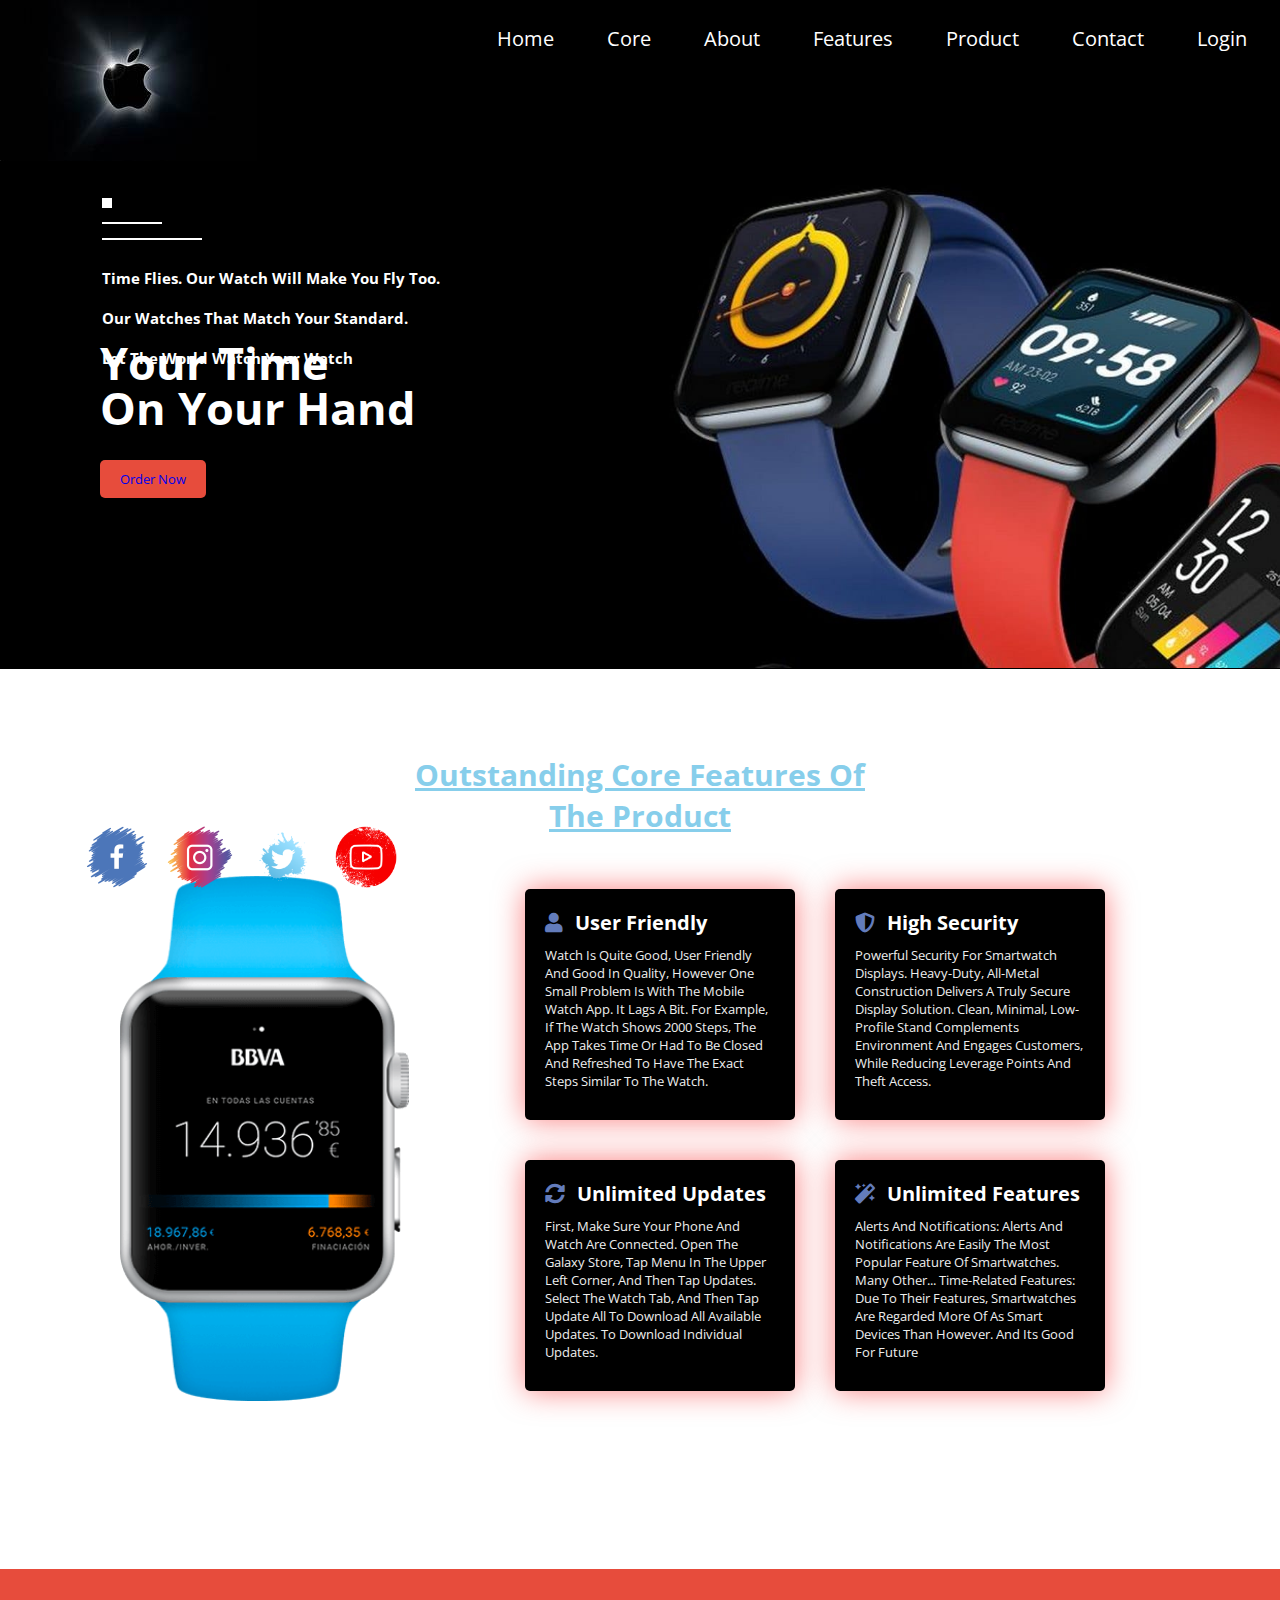
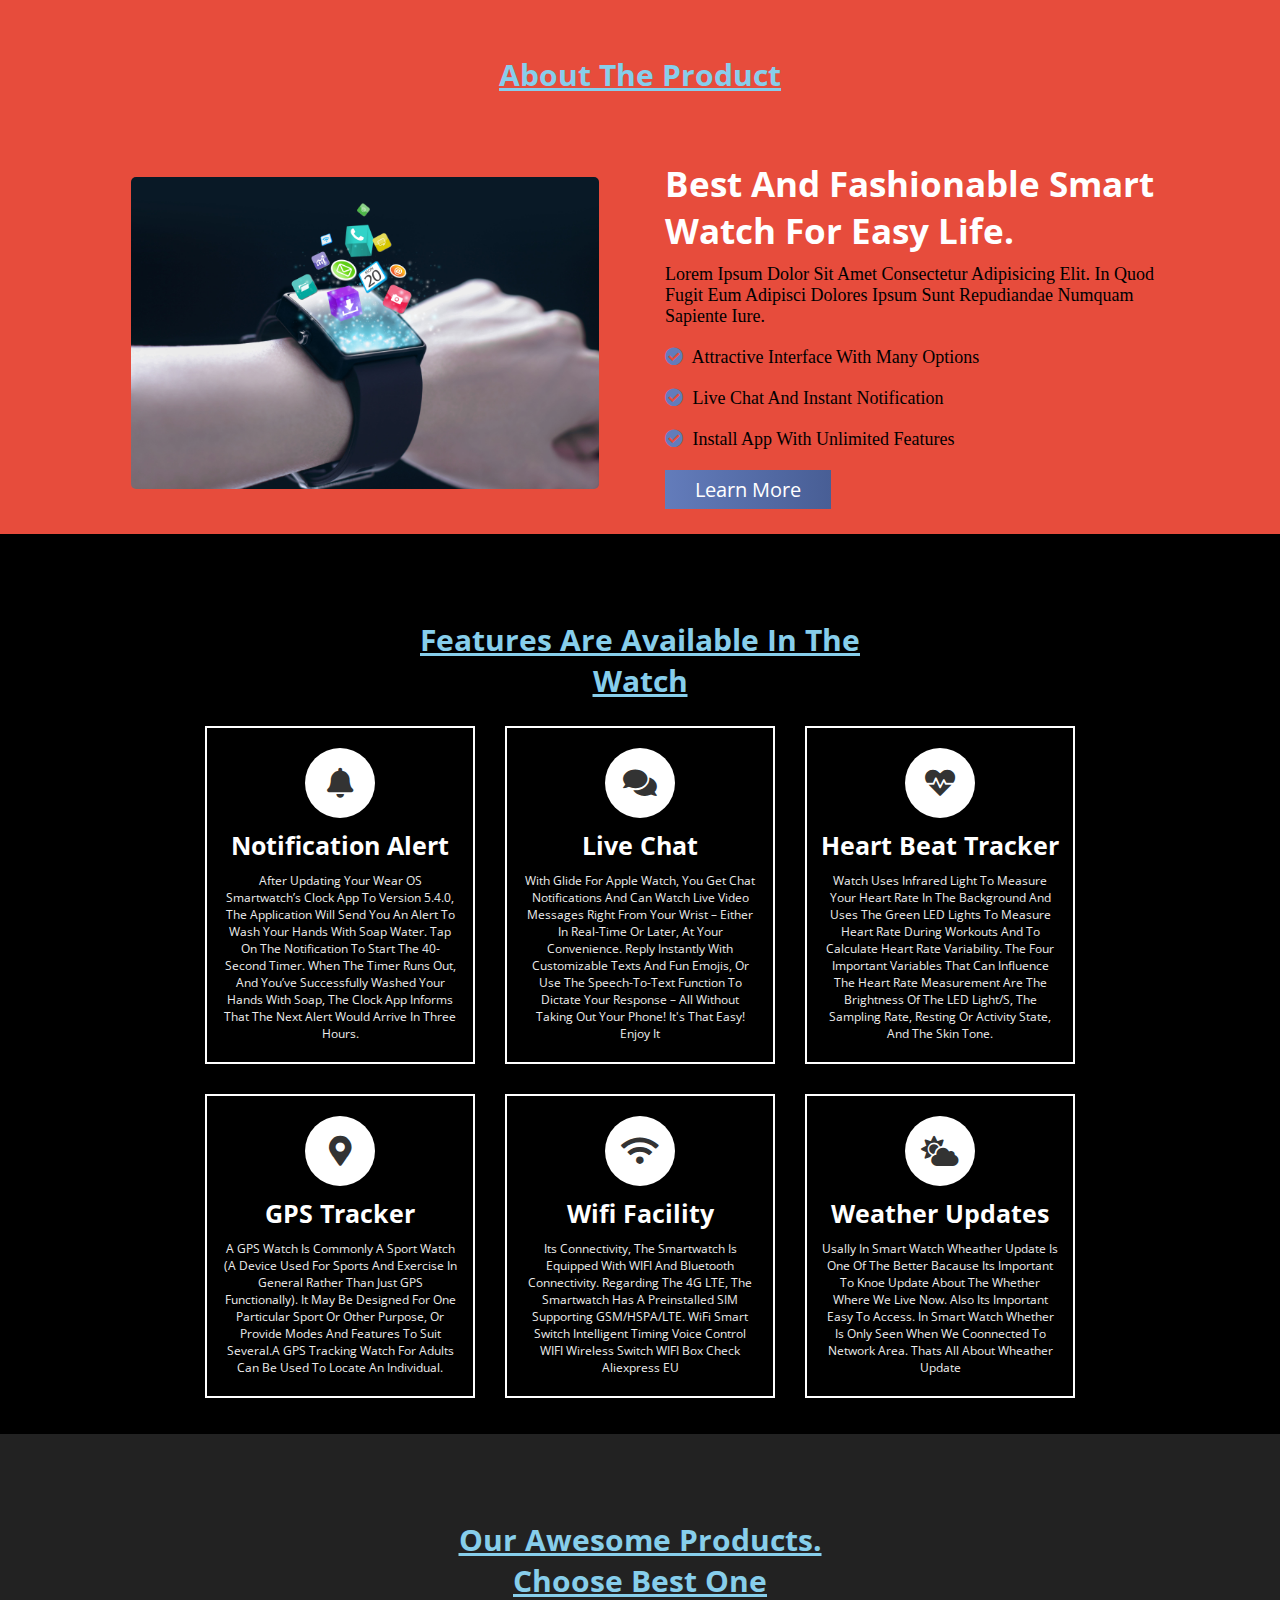
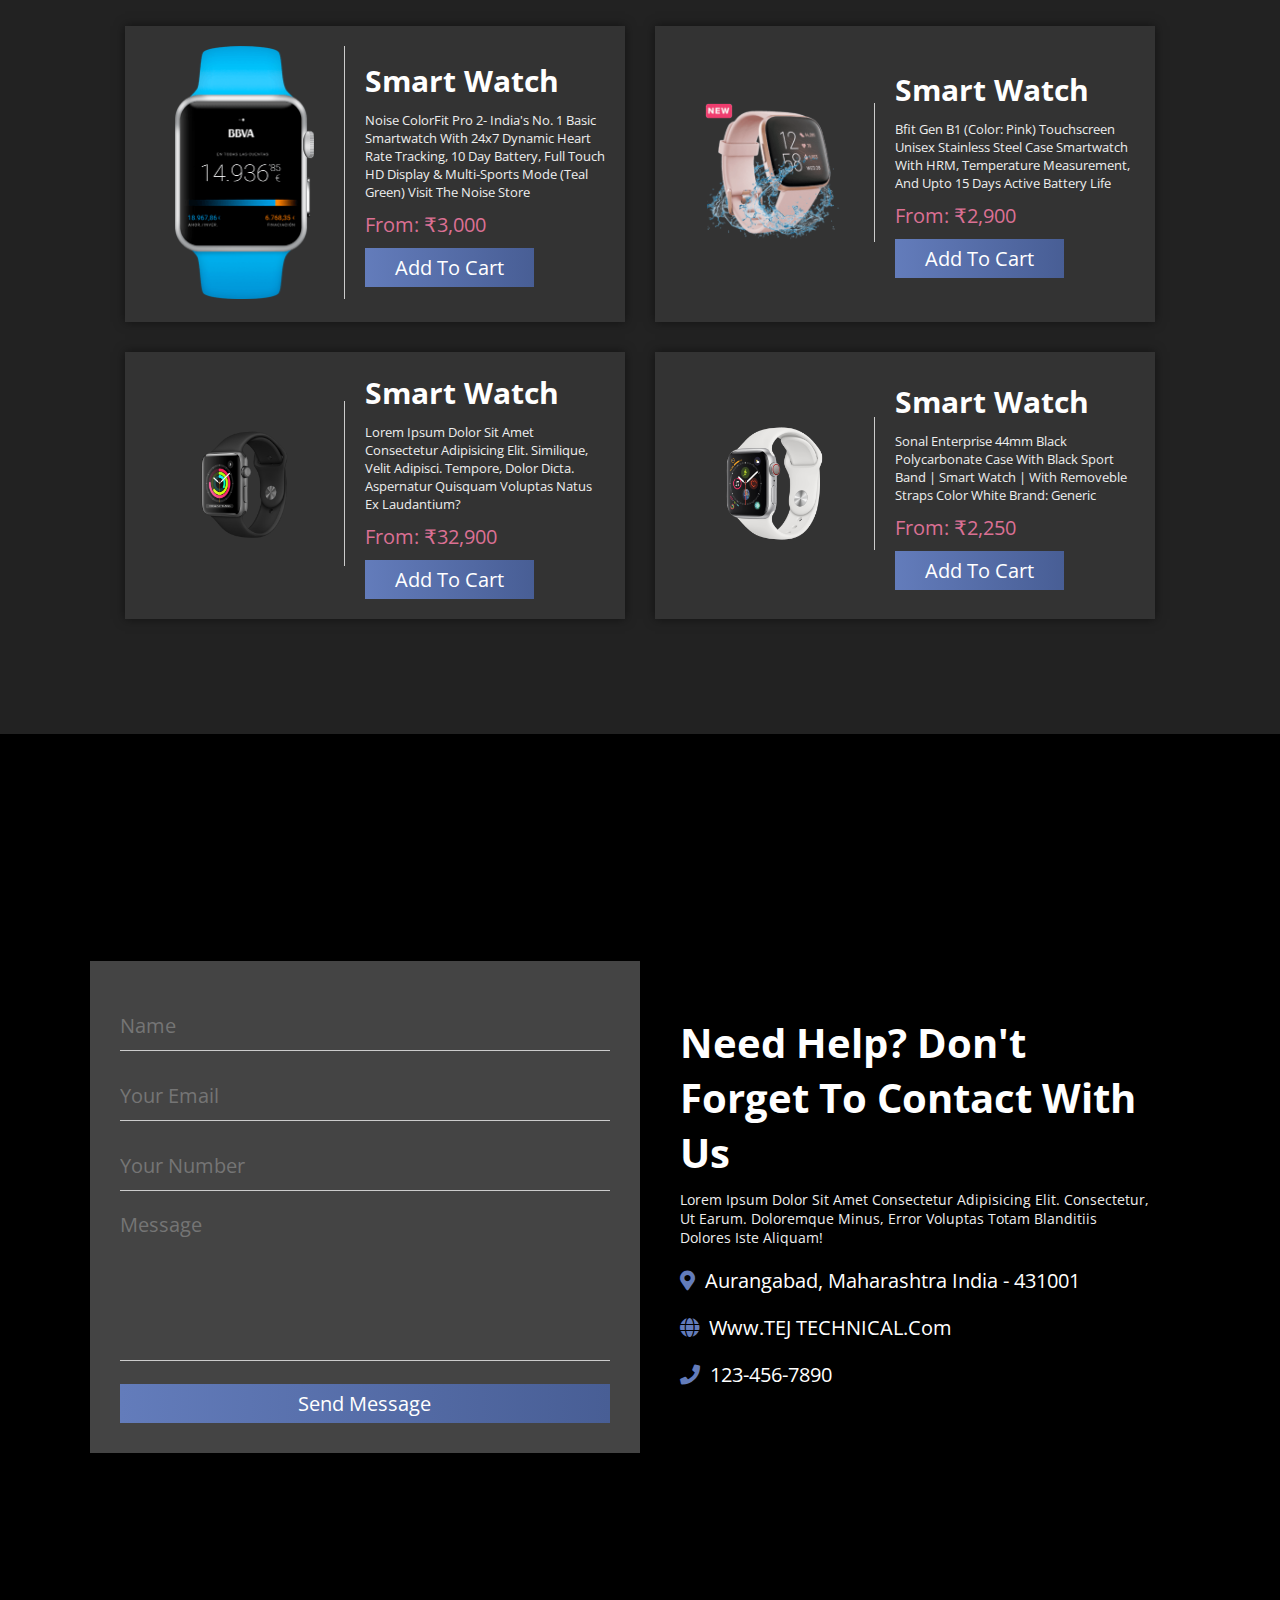
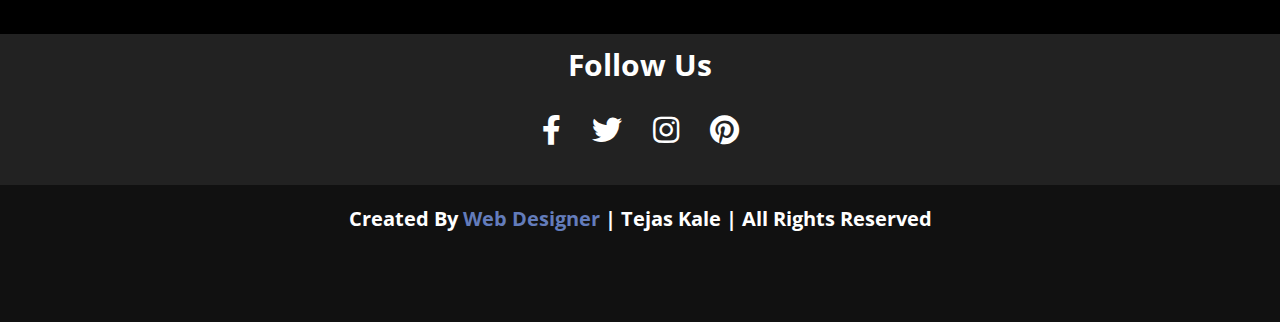
<file: SmartWatch Project/html/index.html>
<!DOCTYPE html>
<html lang="en">

    <meta charset="UTF-8">
    <meta http-equiv="X-UA-Compatible" content="IE=edge">
    <meta name="viewport" content="width=device-width, initial-scale=1.0">
    <title>Animated landing page website</title>

    <!--google fonts cdn link-->
      <link rel="preconnect" href="https://fonts.gstatic.com">
      <link href="https://fonts.googleapis.com/css2?family=Open+Sans:wght@300;400;600&display=swap" rel="stylesheet">
   
    <!-- font awesome cdn link -->
      <link rel="stylesheet" href="https://cdnjs.cloudflare.com/ajax/libs/font-awesome/5.15.3/css/all.min.css">
     <link rel="stylesheet" href="index.css">
    <!--header section starts-->

    <header>
        
        <nav>
            <a class="menu">
                <img src="../images/logo7.jpg">
            </a>
            <div class="navbar">
                <ul>
                    <li><a class="active" href="#home">home</a></li>
                    <li><a href="#core">core</a></li>
                    <li><a href="#about">about</a></li>
                    <li><a href="#features">features</a></li>
                    <li><a href="#product">product</a></li>
                    <li><a href="#contact">contact</a></li>
                    <li><a href="http://127.0.0.1:5501/html/login.html">login</a></li>
                 </ul>
            </div>
        </nav>
        <div class="line">
            <div class="box1"></div><br>
            <div class="box2"></div><br>
            <div class="box3"></div><br><br>
            <h2>Time flies. Our watch will make you fly too. <br><br>
                Our watches that match your standard. <br><br>
                Let the world watch your watch <br></h2> <br>
                
        </div>

        <div class="container">
            <div class="left">
                <h1>Your Time<br>On Your Hand</h1>
                <button> <a href="https://www.amazon.in/smart-watches/b?node=5605728031">order now</a></button>
            </div>
            <div class="right">
                <img src="../images/img1.jpg">
             </div>
        </div>
        <div class="s-icon">
            <img src="../images/logo3.png">
            <img src="../images/logo2.png">
            <img src="../images/logo4.png">
            <img src="../images/logo5.png"> 
        </div>
    </header>
    <!--header section end-->
    <!-- home section ends -->

<!-- core features section starts  -->

<section class="core" id="core">

    <h1 class="heading">Outstanding Core Features of The Product</h1>
    
    <div class="row">
    
        <div class="image">
            <img src="../images/w8.png" alt="">
        </div>
    
        <div class="box-container">
    
            <div class="box">
                <h3> <i class="fas fa-user"></i> user friendly </h3>
                <p>Watch is quite good, user friendly and good in quality, however one small problem is with the mobile watch app. It lags a bit. For example, if the watch shows 2000 steps, 
                    the app takes time or had to be closed and refreshed to have the exact steps similar to the watch.</p>
            </div>
    
            <div class="box">
                <h3> <i class="fas fa-shield-alt"></i> high security </h3>
                <p>Powerful security for smartwatch displays. Heavy-duty, all-metal construction delivers a truly secure display solution. Clean, minimal, low-profile stand complements environment and engages customers,
                     while reducing leverage points and theft access.</p>
            </div>
    
            <div class="box">
                <h3> <i class="fas fa-sync-alt"></i> unlimited updates </h3>
                <p>First, make sure your phone and watch are connected. Open the Galaxy Store, tap Menu in the upper left corner, and then tap Updates. Select the Watch tab, and then tap Update all to download all available updates.
                     To download individual updates.</p>
            </div>
    
            <div class="box">
                <h3> <i class="fas fa-magic"></i> unlimited features </h3>
                <p>Alerts and notifications: Alerts and notifications are easily the most popular feature of smartwatches. Many other...
                    Time-related features: Due to their features, smartwatches are regarded more of as smart devices than However. And its good for future </p>
            </div>
    
        </div>
    
    </div>
    
    </section>
    
    <!-- core features section ends -->
    
    <!-- about section starts  -->

<section class="about" id="about">

    <h1 class="heading">about the product</h1>
    
    <div class="row">
    
        <div class="image">
            <img src="../images/img2.jpg" alt="">
        </div>
    
        <div class="content">
            <h3>Best and Fashionable Smart Watch For Easy Life.</h3>
            <p>Lorem ipsum dolor sit amet consectetur adipisicing elit. In quod fugit eum adipisci dolores ipsum sunt repudiandae numquam sapiente iure.</p>
            <p> <i class="fas fa-check-circle"></i> Attractive Interface with Many Options </p>
            <p> <i class="fas fa-check-circle"></i> Live Chat and Instant Notification </p>
            <p> <i class="fas fa-check-circle"></i> Install App with Unlimited Features </p>
            <a href="https://www.engadget.com/tag/smartwatch/"><button class="btn">learn more</button></a>
        </div>
    
    </div>
    
    </section>
    
    <!-- about section ends -->
    
    <!-- features section starts  -->
    
    <section class="features" id="features">
    
    <h1 class="heading">Features are Available in The Watch</h1>
    
    <div class="box-container">
    
        <div class="box">
            <i class="fas fa-bell"></i>
            <h3>Notification alert</h3>
            <p>After updating your Wear OS smartwatch’s Clock app to version 5.4.0, the application will send you an alert to wash your hands with soap water. Tap on the notification to start the 40-second timer. When the timer runs out, and you’ve successfully washed your hands with soap, the Clock app informs that the next alert would arrive in three hours.

            </p>
        </div>
    
        <div class="box">
            <i class="fas fa-comments"></i>
            <h3>live chat</h3>
            <p>With Glide for Apple Watch, you get chat notifications and can watch live video messages right from your wrist – either in real-time or later, at your convenience. Reply instantly with customizable texts and fun emojis, 
                or use the speech-to-text function to dictate your response – all without taking out your phone! It's that easy! Enjoy it</p>
        </div>
    
        <div class="box">
            <i class="fas fa-heartbeat"></i>
            <h3>heart beat tracker</h3>
            <p> Watch uses infrared light to measure your heart rate in the background and uses the green LED lights to measure heart rate during workouts and to calculate Heart rate variability. The four important variables that can influence the heart rate measurement are the brightness of the LED light/s, the sampling rate, resting or activity state, and the skin tone.

 
                </p>
        </div>
    
        <div class="box">
            <i class="fas fa-map-marker-alt"></i>
            <h3>GPS tracker</h3>
            <p>A GPS watch is commonly a sport watch (a device used for sports and exercise in general rather than just GPS functionally). It may be designed for one particular sport or other purpose, or provide modes and features to suit several.a GPS tracking watch for adults can be used to locate an individual.</p>
        </div>
    
        <div class="box">
            <i class="fas fa-wifi"></i>
            <h3>wifi facility</h3>
            <p> its connectivity, the smartwatch is equipped with WIFI and Bluetooth connectivity. 
                Regarding the 4G LTE, the smartwatch has a preinstalled SIM supporting GSM/HSPA/LTE.
                WiFi smart switch Intelligent timing voice control WIFI wireless switch WIFI box check Aliexpress EU</p>
        </div>
    
        <div class="box">
            <i class="fas fa-cloud-sun"></i>
            <h3>weather updates</h3>
            <p>Usally in smart watch wheather update is one of the better bacause its important to knoe update about the whether where we live now. Also its important easy to access.
                in smart watch whether is only seen when we coonnected to network area.
            thats all about wheather update </p>
        </div>
    
    </div>
    
    </section>
    
    <!-- features section ends -->
    
    <!-- product section starts  -->
    
    <section class="product" id="product">
    
    <h1 class="heading">Our Awesome Products. Choose Best One</h1>
    
    <div class="box-container">
    
        <div class="box">
            <div class="image">
                <img src="../images/w8.png" alt="">
            </div>
            <div class="content">
                <h3>smart Watch</h3>
                <p>Noise ColorFit Pro 2- India's No. 1 Basic Smartwatch with 24x7 Dynamic Heart Rate Tracking, 10 Day Battery, Full Touch HD Display & Multi-Sports Mode (Teal Green)
                    Visit the Noise Store</p>
                <div class="price">From: ₹3,000</div>
                <a href="https://www.amazon.in/Noise-Colorfit-Pro-Touch-Control/dp/B07YY8LDHZ/ref=sr_1_6?dchild=1&keywords=smart+watch&qid=1623390292&sr=8-6"><button class="btn">add to cart</button></a>
            </div>
        </div>
    
        <div class="box">
            <div class="image">
                <img src="../images/w7.png" alt="">
            </div>
            <div class="content">
                <h3>smart Watch</h3>
                <p>Bfit Gen B1 (Color: Pink) Touchscreen Unisex stainless steel case smartwatch with HRM, Temperature measurement, and upto 15 days active battery life</p>
                <div class="price">From: ₹2,900</div>
                <a href="https://www.amazon.in/Bfit-Gen-Color-Touchscreen-Temperature/dp/B08P5VM5LZ/ref=sr_1_9?dchild=1&keywords=smart+watch+pink&qid=1623390663&sr=8-9"><button class="btn">add to cart</button></a>
            </div>
        </div>
    
        <div class="box">
            <div class="image">
                <img src="../images/w6.png" alt="">
            </div>
            <div class="content">
                <h3>smart Watch</h3>
                <p>Lorem ipsum dolor sit amet consectetur adipisicing elit. Similique, velit adipisci. Tempore, dolor dicta. Aspernatur quisquam voluptas natus ex laudantium?</p>
                <div class="price">From: ₹32,900</div>
                <a href="https://www.amazon.in/dp/B075RB1D44/ref=fs_a_ip_5"><button class="btn">add to cart</button></a>
            </div>
        </div>
    
        <div class="box">
            <div class="image">
                <img src="../images/w5.png" alt="">
            </div>
            <div class="content">
                <h3>smart Watch</h3>
                <p>Sonal Enterprise 44mm Black Polycarbonate Case with Black Sport Band | Smart Watch | with Removeble Straps Color White
                    Brand: Generic</p>
                <div class="price">From: ₹2,250
                </div>
                <a href="https://www.amazon.in/Sonal-Enterprise-Polycarbonate-Removeble-Straps/dp/B095M8MK2N/ref=sr_1_7?dchild=1&keywords=smart+watch+white&qid=1623390820&sr=8-7"><button class="btn">add to cart</button></a>
            </div>
        </div>
    
    </div>
    
    </section>
    
    <!-- product section ends -->
    
    <!-- contact section starts  -->
    
    <section class="contact" id="contact">
    
    <form action="">
    
        <input class="box" type="text" placeholder="name">
        <input class="box" type="email" placeholder="your email">
        <input class="box" type="number" placeholder="your number">
    
        <textarea name="" id="" cols="30" rows="10" placeholder="message"></textarea>
        <a href="http://127.0.0.1:5501/html/registration.html">
            <input type="submit" class="btn" value="send message">
        </a>
        
    
    </form>
    
    <div class="content">
    
        <h3>Need Help? Don't Forget to Contact With Us</h3>
        <p>Lorem ipsum dolor sit amet consectetur adipisicing elit. Consectetur, ut earum. Doloremque minus, error voluptas totam blanditiis dolores iste aliquam!</p>
        <div class="icons"> <i class="fas fa-map-marker-alt"></i> <p>Aurangabad, Maharashtra india - 431001</p> </div>
        <div class="icons"> <i class="fas fa-globe"></i> <p>www.TEJ TECHNICAL.com</p> </div>
        <div class="icons"> <i class="fas fa-phone"></i> <p>123-456-7890</p> </div>
    
    </div>
    
    </section>
    
    <!-- contact section ends -->
    
    <!-- footer section starts  -->
    
    <div class="footer">
    
        <div class="share">
            <h3>follow us</h3>
            <a href="https://www.facebook.com/watchandsmart" class="fab fa-facebook-f"></a>
            <a href="https://www.youtube.com/watch?v=v2Z0DU_jQsI" class="fab fa-twitter"></a>
            <a href="https://www.instagram.com/explore/tags/smartwatch/" class="fab fa-instagram"></a>
            <a href="https://www.pinterest.com/search/pins/?q=smart%20watch&rs=typed&term_meta[]=smart%7Ctyped&term_meta[]=watch%7Ctyped" class="fab fa-pinterest"></a>
        </div>
    
        <h1 class="credit">created by <a href="#">web designer</a> | Tejas Kale | all rights reserved </h1>
    
    </div>
    
    <!-- footer section ends -->
    
    
    
    
    
    
    
    
    
    
    
    
    
    
    
    
    
    <!-- jquery cdn link  -->
    <script src="https://cdnjs.cloudflare.com/ajax/libs/jquery/3.5.1/jquery.min.js"></script>
    
    

</body>
</html>
</file>
<file: SmartWatch Project/html/index.css>
*{
    padding: 0;
    margin: 0;
    box-sizing: border-box;
    font-family: 'Open Sans', sans-serif;
    text-decoration: none;
    outline:none;
    text-transform: capitalize;
    transition: all .2s linear;
}
body{
    background:black;
    color: white;
}
nav{
    width: 100%;
    height: 100%;
    display: flex;
    justify-content: space-between;
    align-items: center;
    padding: 0px ;
    font-family: 'Poppins',sans-serif;
}
header .menu{
            font-size: 28px;
            font-width: 700;
            color: #fff;
            float: left;
}
header .navbar ul li a{
        text-decoration: none;
        font-size: 20px;
        padding: 10px 20px;
        margin: 0px 13px; 
}
header .navbar ul li a:last-child{
    background-color: black;
    border-radius: 5px;
}
header .navbar ul li a:hover{
    background:#e74c3c;
    border-radius: 5px;
    transition: 0.4s linear;
}
.line{
    position: absolute;
    top: 22%;
    left: 8%;
}
.box1{
    width: 10px; height: 10px; background: white;
}
.box2{
    width: 60px; height: 2px; background: white;
}
.box3{
    width: 100px; height: 2px; background: white;
}
.container{
    width: 100%;
    height: 50vh;
    display: flex;
    justify-content: space-between;
    align-items: center;
    padding: 250px 100px;
}
.left{
    flex-basis: 60%;
}
.right{
    flex-basis: 60%;
    border-bottom-width: 10%;
}
.right img{
    width: 170%;
    height: 500px;
}
.left h1{
    font-size: 4.5rem;
    line-height: 4.5rem;
    font-family:-apple-system, BlinkMacSystemFont, 'Segoe UI', Roboto, Oxygen, Ubuntu, Cantarell, 'Open Sans', 'Helvetica Neue', sans-serif;
}
.left button{
    background: #e74c3c;
    color: white;
    padding: 10px 20px;
    margin-top: 30px;
    border: none;
    outline: none;
    border-radius: 5px;
    cursor: pointer;
}
.left button:hover{
    background:skyblue;
    border-radius: 5px;
    transition: 0.4s linear;
}
.s-icon{
    position: absolute;
    bottom: 0%;
    left: 6%;
    cursor: pointer;
}
.s-icon img{
    width: 80px;
}
:root{
    --gradient:linear-gradient(90deg, #637CBB, #485E95);
}
*::selection{
    background:black;
    color:black;
}
html{
    font-size: 62.5%;
    overflow-x: hidden;
}
body{
    background:black;
}
section{
    padding:0 7%;
}
.btn{
    padding:.6rem 3rem;
    font-size: 2rem;
    margin-top: 1rem;
    cursor: pointer;
    border:none;
    background:var(--gradient);
    color:#fff;
}
.btn:hover{
    background:#fff;
    color:#333;
}
.heading{
    text-align: center;
    font-size: 3rem;
    color:skyblue;
    padding:1rem;
    padding-top: 8.5rem;
    width:50rem;
    margin:0 auto;
    text-decoration: underline skyblue;
}
header .logo{
    font-size: 2.5rem;
    color:#fff;
}
header .navbar ul{
    display: flex;
    align-items: center;
    justify-content: center;
    list-style: none;
    margin-top: -60px;
}
header .navbar ul li a{
    font-size: 2rem;
    margin-left: 0rem;
    
    color:#fff;
    position: relative;
}
header .navbar ul li a::before{
    content: '';
    position: absolute;
    bottom:-.5rem; right:0;
    height:.2rem;
    width:0%;
    background:#fff;
    transition: .2s linear;
}
header .navbar ul li a:hover::before{
    left:0;
    width:100%;
}
header #menu{
    font-size: 3rem;
    color:#fff;
    cursor: pointer;
    display: none;
}
.core{
    min-height: 100vh;
    background:white;
}
.core .row{
    display: flex;
    align-items: center;
    justify-content: center;
    flex-wrap: wrap;
}
.core .row .image{
    text-align: center;
    flex:1 1 30rem;
}
.core .row .image img{
    height: 65vh;
    padding:3rem 0;
}
.core .row .box-container{
    display: flex;
    align-items: center;
    justify-content: center;
    flex-wrap: wrap;
    flex:1 1 70rem;
}
.core .row .box-container .box{
    margin:2rem;
    padding:2rem;
    width:27rem;
    box-shadow: 0 0 3rem rgba(247, 3, 3, 0.5);
    background:black;
    border-radius: .5rem;
}
.core .row .box-container .box:hover{
    background:orangered;
}
.core .row .box-container .box:hover i{
    color:black;
}
.core .row .box-container .box h3{
    font-size: 2rem;
    color:#fff;
}
.core .row .box-container .box h3 i{
    color:#637CBB;
    padding-right: .7rem;
}
.core .row .box-container .box p{
    font-size: 1.3rem;
    color:#eee;
    padding:1rem 0;
}
.about{
    background:#e74c3c;
}
.about .row{
    display: flex;
    align-items: center;
    justify-content: center;
    flex-wrap: wrap;
    padding-top: 3rem;
}
.about .row .image{
    flex:1 1 45rem;
    text-align: center;
}
.about .row .image img{
    width:85%;
    border-radius: .5rem;
}
.about .row .content{
    flex:1 1 45rem;
    padding: 2.5rem;
}
.about .row .content h1{
    font-size: 5rem;
    color:blue;
    font-family: -apple-system, BlinkMacSystemFont, 'Segoe UI', Roboto, Oxygen, Ubuntu, Cantarell, 'Open Sans', 'Helvetica Neue', sans-serif;
}
.about .row .content h3{
    font-size: 3.5rem;
    color:#fff;
    font-family: -apple-system, BlinkMacSystemFont, 'Segoe UI', Roboto, Oxygen, Ubuntu, Cantarell, 'Open Sans', 'Helvetica Neue', sans-serif;
}
.about .row .content p{
    font-size: 1.8rem;
    color:black;
    padding:1rem 0;
    font-family: cursive;
}
.about .row .content p i{
    padding-right: .5rem;
    color:#637CBB;
}
.features{
    min-height: 100vh;
}
.features .box-container{
    display: flex;
    align-items: center;
    justify-content: center;
    flex-wrap: wrap;
}
.features .box-container .box{
    text-align: center;
    margin:1.5rem;
    padding:1rem;
    border:.2rem solid #fff;
    width:27rem;
}
.features .box-container .box:hover{
    background:var(--gradient);
}
.features .box-container .box i{
    height:7rem;
    width:7rem;
    line-height: 7rem;
    text-align: center;
    border-radius: 50%;
    background:#fff;
    color:#333;
    font-size: 3rem;
    margin:1rem 0;
}
.features .box-container .box h3{
    color:#fff;
    font-size: 2.5rem;
}
.features .box-container .box p{
    color:#eee;
    font-size: 1.2rem;
    padding:1rem .5rem;
}
.product{
    min-height: 100vh;
    background:#222;
}
.product .box-container{
    display: flex;
    justify-content: center;
    flex-wrap: wrap;
}
.product .box-container .box{
    margin:1.5rem;
    padding:1rem;
    width:50rem;
    background:#333;
    box-shadow: 0 0 1rem rgba(0,0,0,.5);
    display: flex;
    align-items: center;
    justify-content: center;
}
.product .box-container .box .image{
    padding:1rem;
}
.product .box-container .box .image img{
    padding:0 3rem;
    width:20rem;
    border-right: .1rem solid #ccc;
}
.product .box-container .box .content{
    padding:1rem;
}
.product .box-container .box .content h3{
    font-size: 3rem;
    color:#fff;
}
.product .box-container .box .content p{
    font-size: 1.3rem;
    color:#eee;
    padding:1rem 0;
}
.product .box-container .box .content .price{
    font-size: 2rem;
    color:palevioletred;
}
.contact{
    min-height: 100vh;
    display: flex;
    align-items: center;
    justify-content: center;
    flex-wrap: wrap;
    padding-top: 8.5rem;
    padding-bottom: 4rem;
}
.contact form{
    flex:1 1 40rem;
    background:#444;
    padding:3rem;
    box-shadow: 0 0 1rem rgba(0,0,0,.5);
}
.contact form .box{
    height:5rem;
    width:100%;
    background:none;
    border:none;
    border-bottom: .1rem solid #ccc;
    font-size: 2rem;
    margin:1rem 0;
    color:#fff;
    text-transform: none;
}
.contact form textarea{
    height:15rem;
    width:100%;
    background:none;
    border:none;
    border-bottom: .1rem solid #ccc;
    font-size: 2rem;
    margin:1rem 0;
    color:#fff;
    text-transform: none;
    resize: none;
}
.contact form .box::placeholder, .contact form textarea::placeholder{
    text-transform: capitalize;
}
.contact form .box:focus, .contact form textarea:focus{
    border-color: #637CBB;
}
.contact form .btn{
    width:100%;
}
.contact .content{
    flex:1 1 40rem;
    padding:4rem;
}
.contact .content h3{
    font-size: 4rem;
    color:#fff;
}
.contact .content p{
    font-size: 1.4rem;
    color:#eee;
    padding:1rem 0;
}
.contact .content .icons{
    display: flex;
    align-items: center;
}
.contact .content .icons p{
    font-size: 2rem;
    color:#fff;
}
.contact .content .icons i{
    font-size: 2rem;
    color:#637CBB;
    padding-right: 1rem;
}
.footer{
    background:#222;
    text-align: center;
}
.footer .share{
    padding:1rem 0;
}
.footer .share h3{
    font-size: 3rem;
    color:#fff;
}
.footer .share a{
    font-size: 3rem;
    color:#fff;
    margin:3rem 1.4rem;
}
.footer .share a:hover{
    color:#637CBB
}
.footer .credit{
    padding:2rem 1rem;
    color:#fff;
    background:#111;
    text-align: center;
    font-size: 2rem;
    padding-bottom: 9rem;
}
.footer .credit a{
    color:#637CBB;
}

/* media queries  */

@media (max-width:768px){

    html{
        font-size: 55%;
    }

    header #menu{
        display: block;
    }

    header .navbar{
        position: fixed;
        top:-120%; left: 0;
        width:100%;
        background:#fff;
    }

    header .navbar ul{
        flex-flow: column;
        padding:2rem;
    }

    header .navbar ul li{
        width:100%;
        text-align: center;
    }

    header .navbar ul li a{
        display: block;
        background:var(--gradient);
        margin:1rem 0;
        padding:1rem;
        font-size: 2.5rem;
        z-index: 0;
    }

    header .navbar ul li a::before{
        height:100%;
        bottom:0;
        z-index: -1;
        background:#333;
    }

    .fa-times{
        transform: rotate(180deg);
    }

    header .navbar.nav-toggle{
        top:7.4rem;
    }

    .home .content{
        text-align: center;
    }

    .core .row .image{
        display: none;
    }

    .contact .content{
        padding:3rem 0;
    }
}

@media (max-width:500px){
    html{
        font-size: 50%;
    }
    .home .content h1{
        font-size: 4rem;
    }
    .home .image img{
        height:auto;
        width:90%;
    }
    .heading{
        width: auto;
    }
    .product .box-container .box{
        flex-flow: column;
    }
    .product .box-container .box .image img{
        width:85%;
        border:none;
    }
}
</file>
